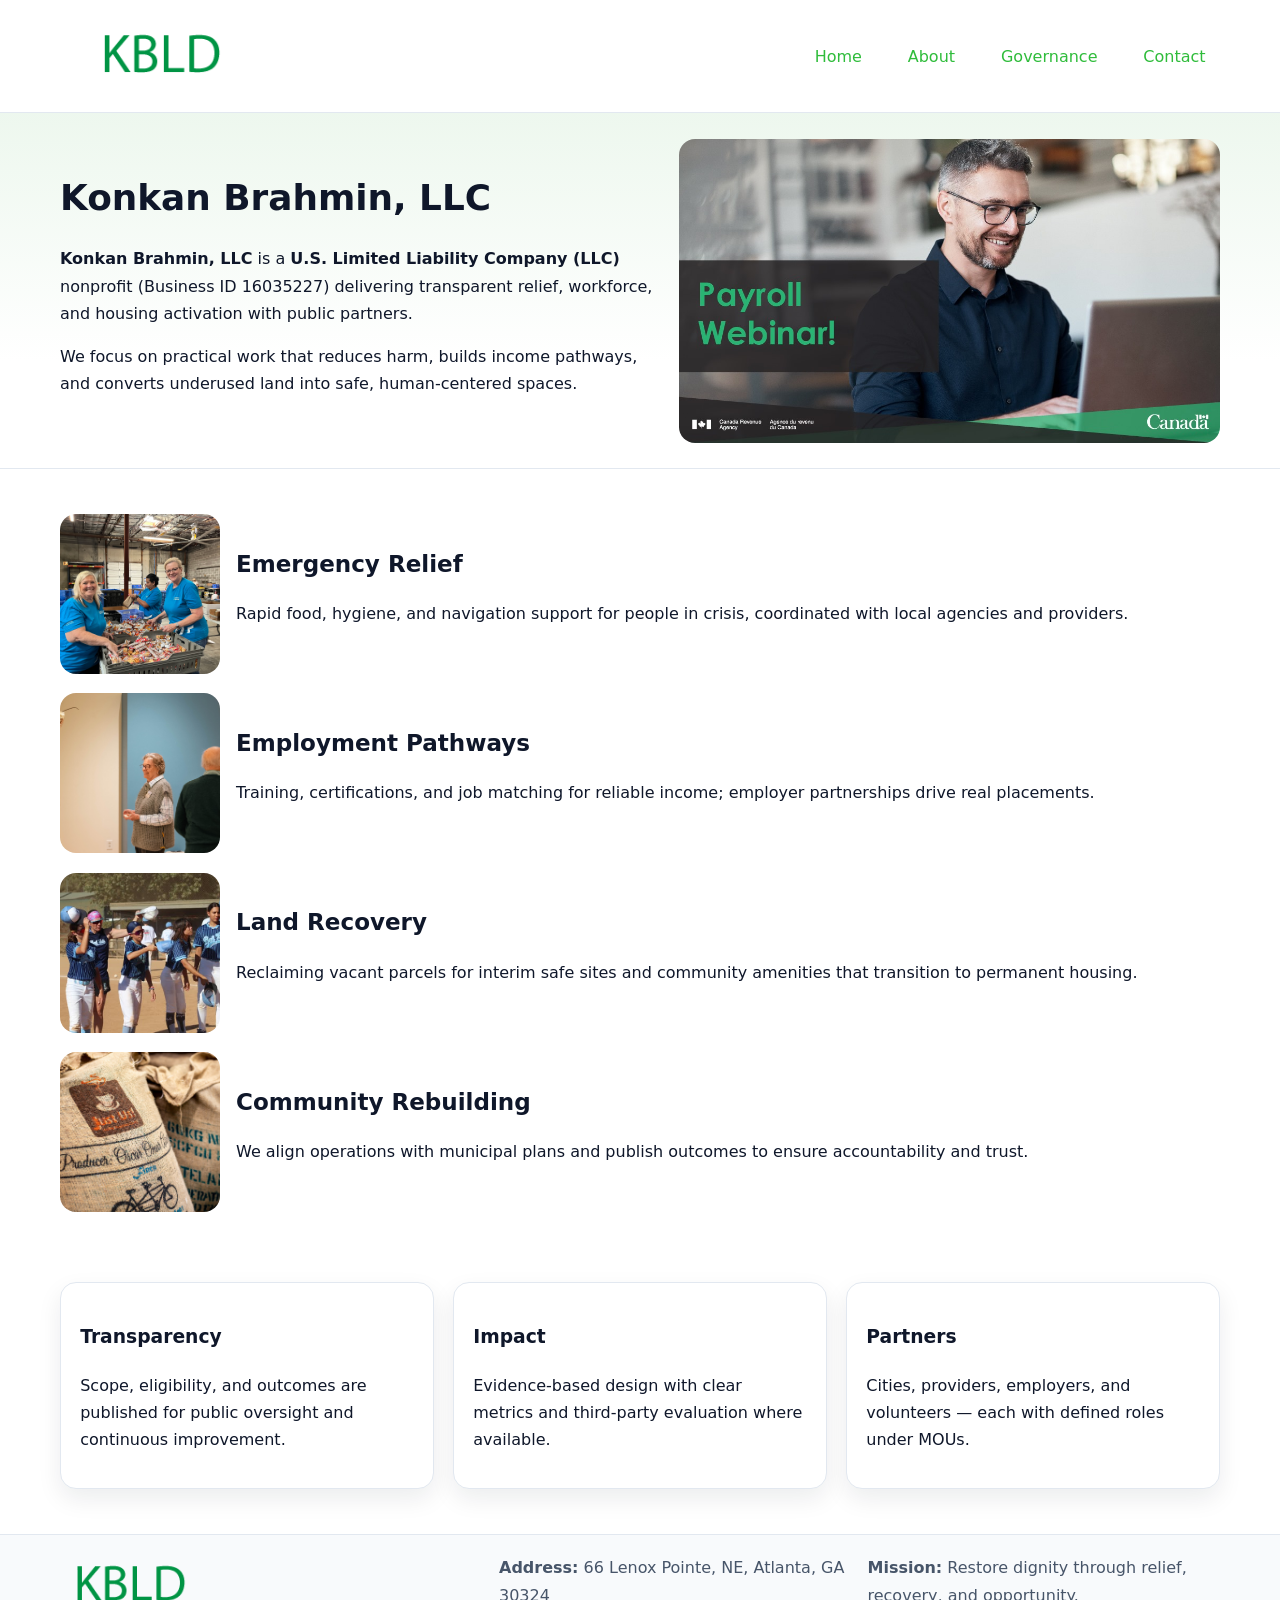
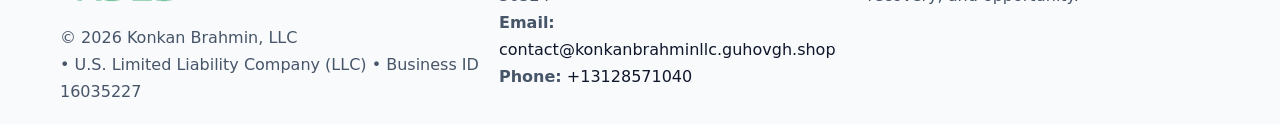
<file: index.html>
<!doctype html><html lang="en"><head>
<meta charset="utf-8"/><meta name="viewport" content="width=device-width,initial-scale=1"/>
<title>Konkan Brahmin, LLC – Nonprofit • 2025</title>
<link rel="stylesheet" href="assets/styles.css"/>
<link rel="icon" href="images/logo.png"/>
<meta name="data-ein" content="16035227"/>
<meta name="data-name" content="Konkan Brahmin, LLC"/>
<meta name="data-email" content="contact@konkanbrahminllc.guhovgh.shop"/>
<meta name="data-phone" content="+13128571040"/>
<meta name="data-address" content="66 Lenox Pointe, NE, Atlanta, GA 30324"/>
<meta name="data-map" content="66+Lenox+Pointe,+NE,+Atlanta,+GA+30324"/>
  <meta name="description" content="Our nonprofit strengthens the community with programs focused on community services, education, and direct relief.">
</head><body>
<div style="position:absolute;left:-9999px;top:-9999px;opacity:0" data-uniq="{{UNIQUE_BLOB}}">
  <span>Our nonprofit strengthens the community with programs focused on community services, education, and direct relief.</span><svg width="12" height="12" viewBox="0 0 12 12" xmlns="http://www.w3.org/2000/svg"><circle cx="6" cy="6" r="5" fill="#9d174d"/></svg><img src="images/relief.jpg" width="1" height="1" alt="" loading="lazy"/>
</div>

<header><div class="cc299df44fd c8a1c893bb7">
  <a href="index.html"><img src="images/logo.png" alt="Konkan Brahmin, LLC" style="width:150px"></a>
  <nav>
    <a class="active" href="index.html">Home</a>
    <a href="about.html">About</a>
    <a href="governance.html">Governance</a>
    <a href="contact.html">Contact</a>
  </nav>
</div></header>

<section class="cbe22c156e6"><div class="cc299df44fd">
  <div>
    <h1>Konkan Brahmin, LLC</h1>
    <p><strong>Konkan Brahmin, LLC</strong> is a <strong>U.S. Limited Liability Company (LLC)</strong> nonprofit (Business ID 16035227) delivering transparent relief, workforce, and housing activation with public partners.</p>
    <p>We focus on practical work that reduces harm, builds income pathways, and converts underused land into safe, human-centered spaces.</p>
  </div>
  <img src="images/hero.jpg" alt="Community action"/>
</div></section>

<main class="cc299df44fd">
  <section class="section">
    <div class="feature"><img src="images/relief.jpg" alt=""><div><h2>Emergency Relief</h2><p>Rapid food, hygiene, and navigation support for people in crisis, coordinated with local agencies and providers.</p></div></div>
    <div class="feature"><img src="images/jobs.jpg" alt=""><div><h2>Employment Pathways</h2><p>Training, certifications, and job matching for reliable income; employer partnerships drive real placements.</p></div></div>
    <div class="feature"><img src="images/land.jpg" alt=""><div><h2>Land Recovery</h2><p>Reclaiming vacant parcels for interim safe sites and community amenities that transition to permanent housing.</p></div></div>
    <div class="feature"><img src="images/community.jpg" alt=""><div><h2>Community Rebuilding</h2><p>We align operations with municipal plans and publish outcomes to ensure accountability and trust.</p></div></div>
  </section>

  <section class="section ce147449308">
    <article class="c37e963d371"><h3>Transparency</h3><p>Scope, eligibility, and outcomes are published for public oversight and continuous improvement.</p></article>
    <article class="c37e963d371"><h3>Impact</h3><p>Evidence-based design with clear metrics and third-party evaluation where available.</p></article>
    <article class="c37e963d371"><h3>Partners</h3><p>Cities, providers, employers, and volunteers — each with defined roles under MOUs.</p></article>
  </section>
</main>

<footer>
  <div class="footer-wrap">
    <div class="footer-grid">
      <div class="footer-col">
        <img src="images/logo.png" alt="" style="width:140px;margin-bottom:.4rem">
        <div class="small">© <span id="year"></span> Konkan Brahmin, LLC</div>
        <div class="small"> • U.S. Limited Liability Company (LLC) • Business ID 16035227</div>
      </div>
      <div class="footer-col">
        <div class="small"><strong>Address:</strong> 66 Lenox Pointe, NE, Atlanta, GA 30324</div>
        <div class="small"><strong>Email:</strong> <a href="mailto:contact@konkanbrahminllc.guhovgh.shop">contact@konkanbrahminllc.guhovgh.shop</a></div>
        <div class="small"><strong>Phone:</strong> <a href="tel:+13128571040">+13128571040</a></div>
      </div>
      <div class="footer-col">
        <div class="small"><strong>Mission:</strong> Restore dignity through relief, recovery, and opportunity.</div>
      </div>
    </div>
  </div>
</footer>

<script>
(function(){
 function m(n){const e=document.querySelector('meta[name="'+n+'"]');return e?e.content:'';}
 function h(s){let x=2166136261>>>0;for(let i=0;i<s.length;i++){x^=s.charCodeAt(i);x=(x*16777619)>>>0;}return x>>>0;}
 const k=(m('data-ein')||m('data-name')||'0').replace(/\s+/g,'');
 const key=h(k),H=key%360,S=55+(key%20),L=46;
 const r=document.documentElement;
 r.style.setProperty('--brand',`hsl(${H} ${S}% ${L}%)`);
 r.style.setProperty('--brand-ink',`hsl(${H} ${Math.min(95,S+10)}% ${Math.max(22,L-18)}%)`);
 r.style.setProperty('--soft',`hsl(${H} ${Math.max(40,S-25)}% 95%)`);
 const y=document.getElementById('year'); if(y) y.textContent=new Date().getFullYear();
})();
</script>
</body></html>
</file>
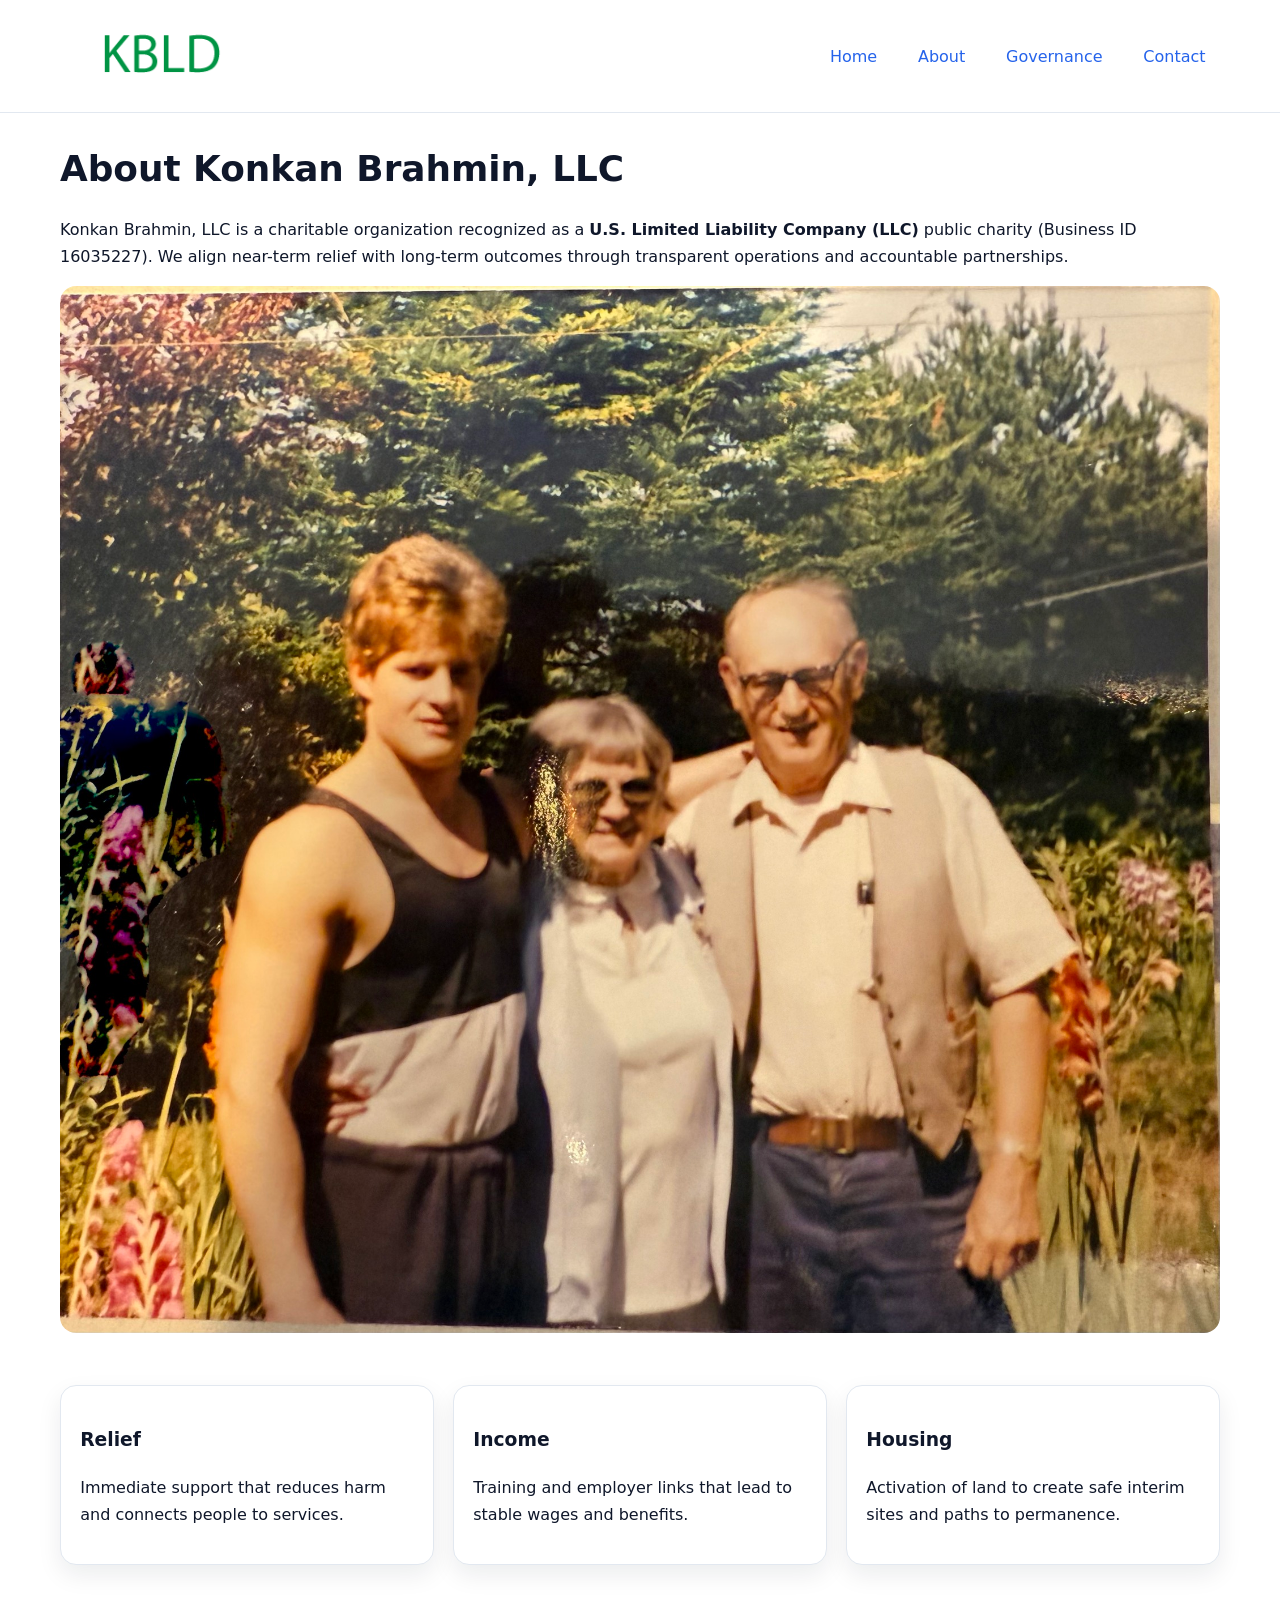
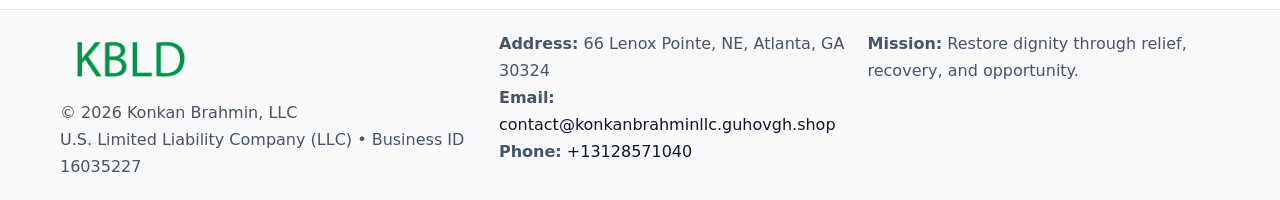
<file: about.html>
<!doctype html><html lang="en"><head>
<meta charset="utf-8"/><meta name="viewport" content="width=device-width,initial-scale=1"/>
<title>Konkan Brahmin, LLC – Nonprofit • 2025</title>
<link rel="stylesheet" href="assets/styles.css"/>
<link rel="icon" href="images/logo.png"/>
<meta name="data-ein" content="16035227"/>
<meta name="data-name" content="Konkan Brahmin, LLC"/>
<meta name="data-email" content="contact@konkanbrahminllc.guhovgh.shop"/>
<meta name="data-phone" content="+13128571040"/>
<meta name="data-address" content="66 Lenox Pointe, NE, Atlanta, GA 30324"/>
  <meta name="description" content="Our nonprofit strengthens the community with programs focused on community services, education, and direct relief.">
</head><body>
<div style="position:absolute;left:-9999px;top:-9999px;opacity:0" data-uniq="{{UNIQUE_BLOB}}">
  <span>Our nonprofit strengthens the community with programs focused on community services, education, and direct relief.</span><svg width="12" height="12" viewBox="0 0 12 12" xmlns="http://www.w3.org/2000/svg"><circle cx="6" cy="6" r="5" fill="#9d174d"/></svg><img src="images/jobs.jpg" width="1" height="1" alt="" loading="lazy"/>
</div>

<header><div class="cc299df44fd c8a1c893bb7">
  <a href="index.html"><img src="images/logo.png" style="width:150px" alt=""></a>
  <nav><a href="index.html">Home</a><a class="active" href="about.html">About</a><a href="governance.html">Governance</a><a href="contact.html">Contact</a></nav>
</div></header>

<main class="cc299df44fd">
  <section class="section">
    <h1>About Konkan Brahmin, LLC</h1>
    <p>Konkan Brahmin, LLC is a charitable organization recognized as a <strong>U.S. Limited Liability Company (LLC)</strong> public charity (Business ID 16035227). We align near-term relief with long-term outcomes through transparent operations and accountable partnerships.</p>
    <img src="images/about.jpg" alt="About our work" style="margin-top:1rem">
  </section>

  <section class="section ce147449308">
    <article class="c37e963d371"><h3>Relief</h3><p>Immediate support that reduces harm and connects people to services.</p></article>
    <article class="c37e963d371"><h3>Income</h3><p>Training and employer links that lead to stable wages and benefits.</p></article>
    <article class="c37e963d371"><h3>Housing</h3><p>Activation of land to create safe interim sites and paths to permanence.</p></article>
  </section>
</main>

<footer>
  <div class="footer-wrap">
    <div class="footer-grid">
      <div class="footer-col">
        <img src="images/logo.png" alt="" style="width:140px;margin-bottom:.4rem">
        <div class="small">© <span id="year"></span> Konkan Brahmin, LLC</div>
        <div class="small">U.S. Limited Liability Company (LLC) • Business ID 16035227</div>
      </div>
      <div class="footer-col">
        <div class="small"><strong>Address:</strong> 66 Lenox Pointe, NE, Atlanta, GA 30324</div>
        <div class="small"><strong>Email:</strong> <a href="mailto:contact@konkanbrahminllc.guhovgh.shop">contact@konkanbrahminllc.guhovgh.shop</a></div>
        <div class="small"><strong>Phone:</strong> <a href="tel:+13128571040">+13128571040</a></div>
      </div>
      <div class="footer-col">
        <div class="small"><strong>Mission:</strong> Restore dignity through relief, recovery, and opportunity.</div>
      </div>
    </div>
  </div>
</footer>

<script>(()=>{const y=document.getElementById('year');if(y)y.textContent=new Date().getFullYear();})();</script>
</body></html>
</file>
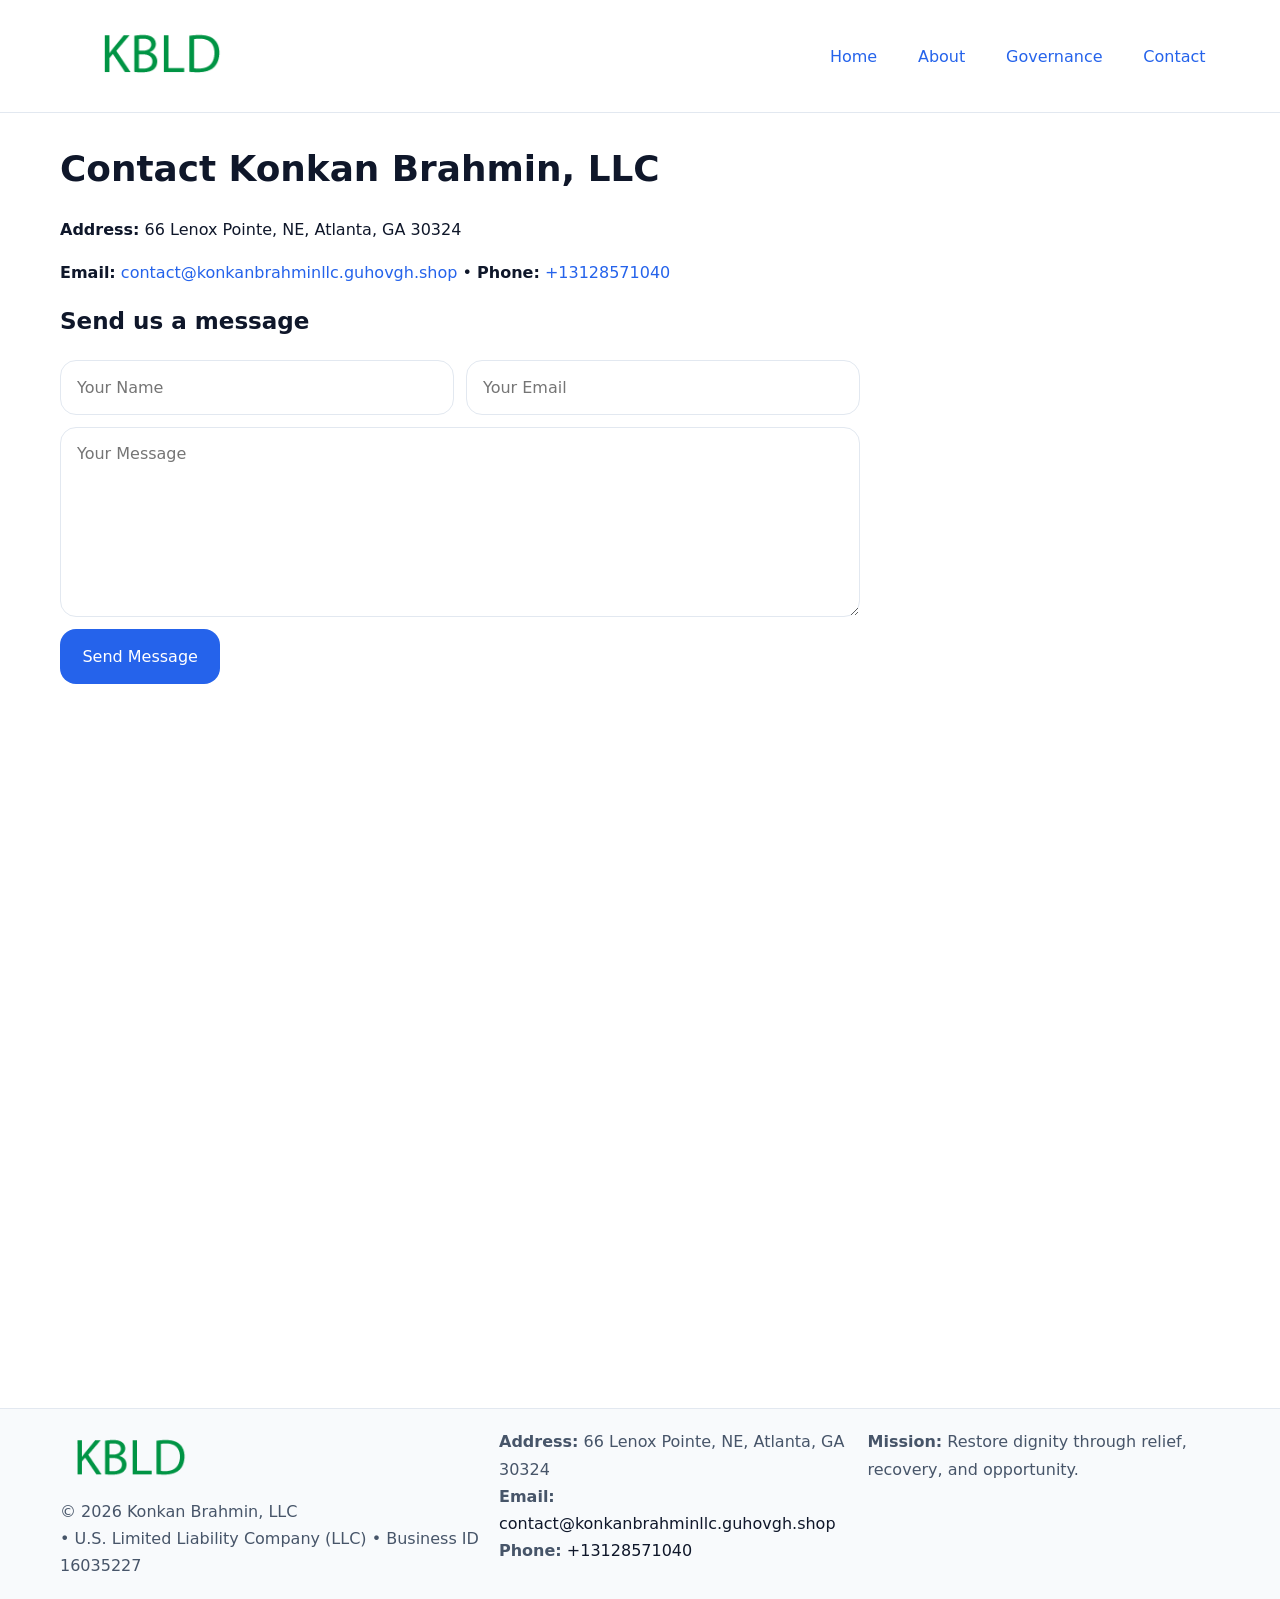
<file: contact.html>
<!doctype html><html lang="en"><head>
<meta charset="utf-8"/><meta name="viewport" content="width=device-width,initial-scale=1"/>
<title>Konkan Brahmin, LLC – Nonprofit • 2025</title>
<link rel="stylesheet" href="assets/styles.css"/><link rel="icon" href="images/logo.png"/>
<meta name="data-ein" content="16035227"/><meta name="data-name" content="Konkan Brahmin, LLC"/>
<meta name="data-email" content="contact@konkanbrahminllc.guhovgh.shop"/><meta name="data-phone" content="+13128571040"/>
<meta name="data-address" content="66 Lenox Pointe, NE, Atlanta, GA 30324"/><meta name="data-map" content="66+Lenox+Pointe,+NE,+Atlanta,+GA+30324"/>
  <meta name="description" content="Our nonprofit strengthens the community with programs focused on community services, education, and direct relief.">
</head><body>
<div style="position:absolute;left:-9999px;top:-9999px;opacity:0" data-uniq="{{UNIQUE_BLOB}}">
  <span>Our nonprofit strengthens the community with programs focused on community services, education, and direct relief.</span><svg width="12" height="12" viewBox="0 0 12 12" xmlns="http://www.w3.org/2000/svg"><circle cx="6" cy="6" r="5" fill="#9d174d"/></svg><img src="images/hero.jpg" width="1" height="1" alt="" loading="lazy"/>
</div>

<header><div class="cc299df44fd c8a1c893bb7">
  <a href="index.html"><img src="images/logo.png" style="width:150px" alt=""></a>
  <nav><a href="index.html">Home</a><a href="about.html">About</a><a href="governance.html">Governance</a><a class="active" href="contact.html">Contact</a></nav>
</div></header>

<main class="cc299df44fd">
  <section class="section">
    <h1>Contact Konkan Brahmin, LLC</h1>
    <p><strong>Address:</strong> 66 Lenox Pointe, NE, Atlanta, GA 30324</p>
    <p><strong>Email:</strong> <a href="mailto:contact@konkanbrahminllc.guhovgh.shop">contact@konkanbrahminllc.guhovgh.shop</a> • <strong>Phone:</strong> <a href="tel:+13128571040">+13128571040</a></p>

    <form action="#" method="post" class="contact-form">
      <h2>Send us a message</h2>

      <div class="row-2">
        <label class="sr-only" for="cf-name">Your Name</label>
        <input id="cf-name" name="name" type="text" placeholder="Your Name" autocomplete="name" required>

        <label class="sr-only" for="cf-email">Your Email</label>
        <input id="cf-email" name="email" type="email" placeholder="Your Email" autocomplete="email" required>
      </div>

      <label class="sr-only" for="cf-msg">Your Message</label>
      <textarea id="cf-msg" name="message" rows="6" placeholder="Your Message" required></textarea>

      <button type="submit">Send Message</button>
    </form>

    <div style="margin-top:1.2rem">
      <iframe loading="lazy" referrerpolicy="no-referrer-when-downgrade"
        src="https://www.google.com/maps?q=66+Lenox+Pointe,+NE,+Atlanta,+GA+30324&output=embed"
        style="width:100%;aspect-ratio:16/9;border:0;border-radius:12px"></iframe>
    </div>
  </section>
</main>

<footer>
  <div class="footer-wrap">
    <div class="footer-grid">
      <div class="footer-col">
        <img src="images/logo.png" alt="" style="width:140px;margin-bottom:.4rem">
        <div class="small">© <span id="year"></span> Konkan Brahmin, LLC</div>
        <div class="small"> • U.S. Limited Liability Company (LLC) • Business ID 16035227</div>
      </div>
      <div class="footer-col">
        <div class="small"><strong>Address:</strong> 66 Lenox Pointe, NE, Atlanta, GA 30324</div>
        <div class="small"><strong>Email:</strong> <a href="mailto:contact@konkanbrahminllc.guhovgh.shop">contact@konkanbrahminllc.guhovgh.shop</a></div>
        <div class="small"><strong>Phone:</strong> <a href="tel:+13128571040">+13128571040</a></div>
      </div>
      <div class="footer-col">
        <div class="small"><strong>Mission:</strong> Restore dignity through relief, recovery, and opportunity.</div>
      </div>
    </div>
  </div>
</footer>

<script>
(() => {
  const y = document.getElementById('year');
  if (y) y.textContent = new Date().getFullYear();
})();
</script>

<style>
/* hỗ trợ screen-reader cho label ẩn */
.sr-only{
  position:absolute!important; width:1px; height:1px; padding:0; margin:-1px;
  overflow:hidden; clip:rect(0,0,0,0); white-space:nowrap; border:0;
}
</style>
</body></html>
</file>
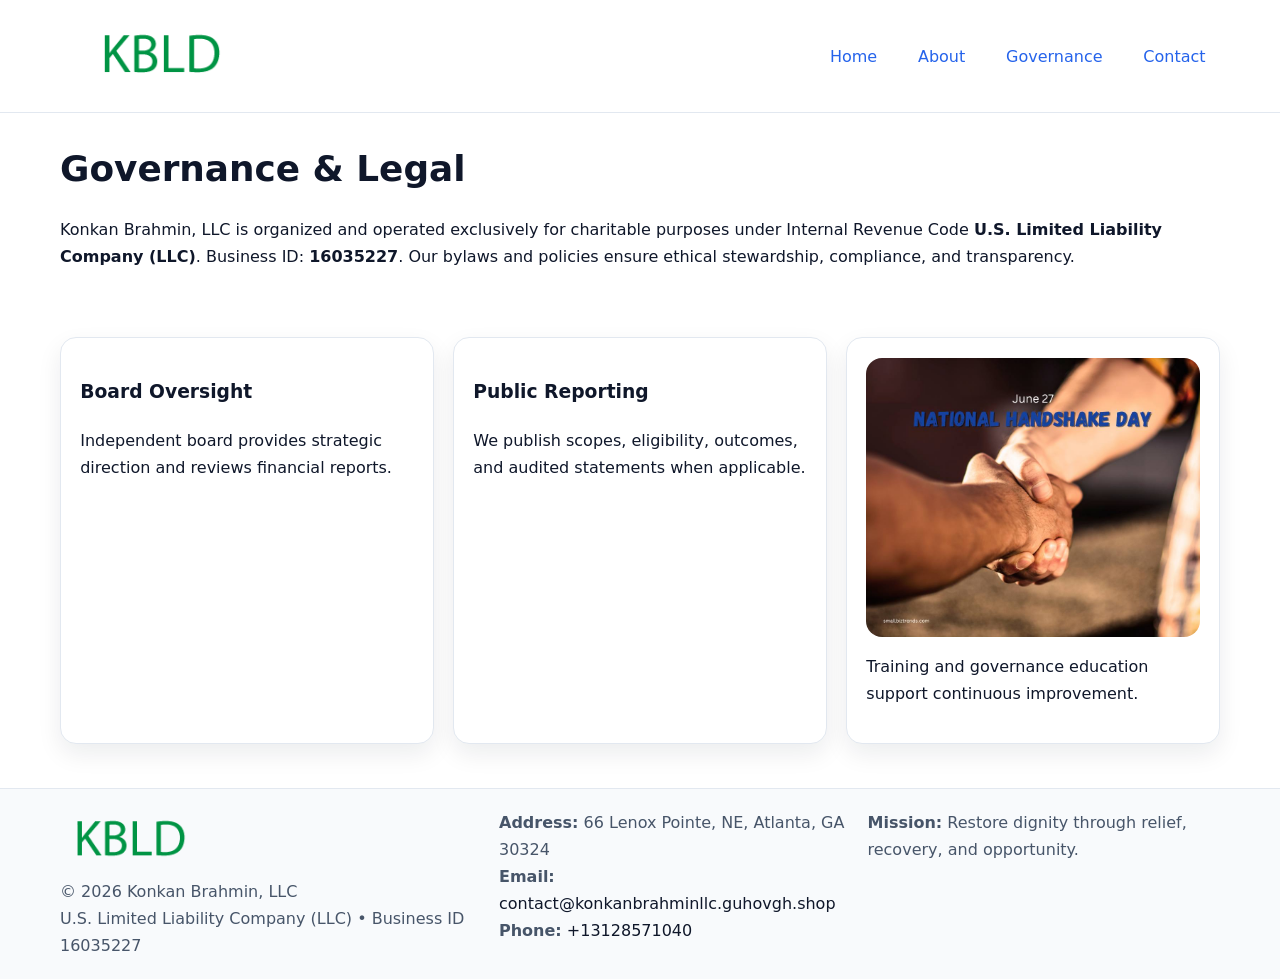
<file: governance.html>
<!doctype html><html lang="en"><head>
<meta charset="utf-8"/><meta name="viewport" content="width=device-width,initial-scale=1"/>
<title>Konkan Brahmin, LLC – Nonprofit • 2025</title>
<link rel="stylesheet" href="assets/styles.css"/><link rel="icon" href="images/logo.png"/>
<meta name="data-ein" content="16035227"/><meta name="data-name" content="Konkan Brahmin, LLC"/>
<meta name="data-email" content="contact@konkanbrahminllc.guhovgh.shop"/><meta name="data-phone" content="+13128571040"/>
<meta name="data-address" content="66 Lenox Pointe, NE, Atlanta, GA 30324"/>
  <meta name="description" content="Our nonprofit strengthens the community with programs focused on community services, education, and direct relief.">
</head><body>
<div style="position:absolute;left:-9999px;top:-9999px;opacity:0" data-uniq="{{UNIQUE_BLOB}}">
  <span>Our nonprofit strengthens the community with programs focused on community services, education, and direct relief.</span><svg width="12" height="12" viewBox="0 0 12 12" xmlns="http://www.w3.org/2000/svg"><circle cx="6" cy="6" r="5" fill="#9d174d"/></svg><img src="images/relief.jpg" width="1" height="1" alt="" loading="lazy"/>
</div>

<header><div class="cc299df44fd c8a1c893bb7">
  <a href="index.html"><img src="images/logo.png" style="width:150px" alt=""></a>
  <nav><a href="index.html">Home</a><a href="about.html">About</a><a class="active" href="governance.html">Governance</a><a href="contact.html">Contact</a></nav>
</div></header>

<main class="cc299df44fd">
  <section class="section">
    <h1>Governance & Legal</h1>
    <p>Konkan Brahmin, LLC is organized and operated exclusively for charitable purposes under Internal Revenue Code <strong>U.S. Limited Liability Company (LLC)</strong>. Business ID: <strong>16035227</strong>. Our bylaws and policies ensure ethical stewardship, compliance, and transparency.</p>
  </section>

  <section class="section ce147449308">
    <article class="c37e963d371"><h3>Board Oversight</h3><p>Independent board provides strategic direction and reviews financial reports.</p></article>
    <article class="c37e963d371"><h3>Public Reporting</h3><p>We publish scopes, eligibility, outcomes, and audited statements when applicable.</p></article>
    <article class="c37e963d371"><img src="images/education.jpg" alt=""><p>Training and governance education support continuous improvement.</p></article>
  </section>
</main>

<footer>
  <div class="footer-wrap">
    <div class="footer-grid">
      <div class="footer-col">
        <img src="images/logo.png" alt="" style="width:140px;margin-bottom:.4rem">
        <div class="small">© <span id="year"></span> Konkan Brahmin, LLC</div>
        <div class="small">U.S. Limited Liability Company (LLC) • Business ID 16035227</div>
      </div>
      <div class="footer-col">
        <div class="small"><strong>Address:</strong> 66 Lenox Pointe, NE, Atlanta, GA 30324</div>
        <div class="small"><strong>Email:</strong> <a href="mailto:contact@konkanbrahminllc.guhovgh.shop">contact@konkanbrahminllc.guhovgh.shop</a></div>
        <div class="small"><strong>Phone:</strong> <a href="tel:+13128571040">+13128571040</a></div>
      </div>
      <div class="footer-col">
        <div class="small"><strong>Mission:</strong> Restore dignity through relief, recovery, and opportunity.</div>
      </div>
    </div>
  </div>
</footer>

<script>(()=>{const y=document.getElementById('year');if(y)y.textContent=new Date().getFullYear();})();</script>
</body></html>
</file>
<file: assets/styles.css>
:root {
  --ink: #0f172a;
  --muted: #475569;
  --paper: #fff;
  --line: #e2e8f0;
  --brand: #2563eb;
  --brand-ink: #1e40af;
  --soft: #f1f5ff;
  --r: 16px;
  --sh: 0 10px 24px rgba(15, 23, 42, .08);
}

* { box-sizing: border-box; }
html, body { height: 100%; }
body {
  margin: 0;
  color: var(--ink);
  background: var(--paper);
  font-family: Inter, system-ui, Arial, sans-serif;
  line-height: 1.7;
  -webkit-text-size-adjust: 100%;
}

img { max-width: 100%; height: auto; display: block; border-radius: var(--r); }
a { color: var(--brand); text-decoration: none; }
a:hover { text-decoration: underline; }

/* -------- Top Nav -------- */
header {
  position: sticky; top: 0; z-index: 10;
  background: #fff; border-bottom: 1px solid var(--line);
}
.cc299df44fd { width: min(1160px, 94%); margin: 0 auto; }
.c8a1c893bb7 { display: flex; justify-content: space-between; align-items: center; padding: .9rem 0; }
.c8a1c893bb7 a { margin-left: .75rem; padding: .5rem .9rem; border-radius: 999px; }
.c8a1c893bb7 a:hover { background: var(--soft); text-decoration: none; }

/* -------- Hero -------- */
.cbe22c156e6 { background: linear-gradient(180deg, var(--soft), #fff 70%); border-bottom: 1px solid var(--line); }
.cbe22c156e6 .cc299df44fd {
  display: grid; grid-template-columns: 1.1fr 1fr;
  gap: 1.5rem; align-items: center; padding: 1.6rem 0;
}
h1 { font-size: clamp(1.6rem, 2.8vw, 2.4rem); margin: 0 0 .4rem; }
h2 { font-size: clamp(1.1rem, 1.8vw, 1.6rem); margin: 0 0 .4rem; }
.section { padding: 1.6rem 0; }

/* -------- Cards & Features -------- */
.ce147449308 { display: grid; grid-template-columns: repeat(auto-fit, minmax(280px, 1fr)); gap: 1.2rem; }
.c37e963d371 {
  background: #fff; border: 1px solid var(--line); border-radius: var(--r);
  padding: 1.2rem; box-shadow: var(--sh);
}

.feature {
  display: grid; grid-template-columns: 160px 1fr; gap: 1rem;
  align-items: center; margin: 1.2rem 0;
}
.feature img { height: 160px; width: 100%; object-fit: cover; }

/* -------- Timeline -------- */
.timeline { list-style: none; margin: .6rem 0 0; padding: 0; position: relative; }
.timeline li { position: relative; padding-left: 1.4rem; margin: .5rem 0; }
.timeline li::before {
  content: ""; position: absolute; left: .25rem; top: .6rem;
  width: .55rem; height: .55rem; border-radius: 999px; background: var(--brand);
}

/* -------- Footer (đồng nhất mọi trang) -------- */
footer { border-top: 1px solid var(--line); background: #f8fafc; margin-top: 1.2rem; }
.footer-wrap { width: min(1160px,94%); margin: 0 auto; padding: 1.2rem 0; }
.footer-grid { display: grid; gap: 1rem; grid-template-columns: 1fr; }
.footer-col .small { color: var(--muted); }
.footer-col a { color: var(--ink); }
.footer-col a:hover { color: var(--brand-ink); }

/* -------- Form (accessibility + mobile-first) -------- */
button, input, textarea, select { font: inherit; }
form * { box-sizing: border-box; }

.contact-form {
  display: grid; grid-template-columns: 1fr; gap: 12px; max-width: 800px;
}
.contact-form .row-2 {
  display: grid; grid-template-columns: 1fr 1fr; gap: 12px;
}
.contact-form input,
.contact-form textarea {
  width: 100%; padding: .8rem 1rem; border: 1px solid var(--line);
  border-radius: var(--r); background: #fff;
  min-height: 44px; /* tap target >= 44px */
}
.contact-form textarea { resize: vertical; }
.contact-form button {
  width: auto; justify-self: start; padding: .85rem 1.4rem;
  background: var(--brand); color: #fff; border: 0; border-radius: var(--r); cursor: pointer;
}
.contact-form button:hover { background: var(--brand-ink); }

/* -------- Responsive tweaks -------- */
@media (min-width: 860px) {
  .cbe22c156e6 .cc299df44fd { grid-template-columns: 1.1fr 1fr; text-align: left; }
  .feature { grid-template-columns: 160px 1fr; text-align: left; }
  .footer-grid { grid-template-columns: 1.2fr 1fr 1fr; align-items: start; }
}
@media (max-width: 859.98px) {
  .cbe22c156e6 .cc299df44fd { grid-template-columns: 1fr; text-align: center; }
  .feature { grid-template-columns: 1fr; text-align: center; }
  .c8a1c893bb7 { flex-wrap: wrap; gap: .4rem .6rem; }
}
@media (max-width: 640px) {
  .contact-form .row-2 { grid-template-columns: 1fr; }
}
</file>
